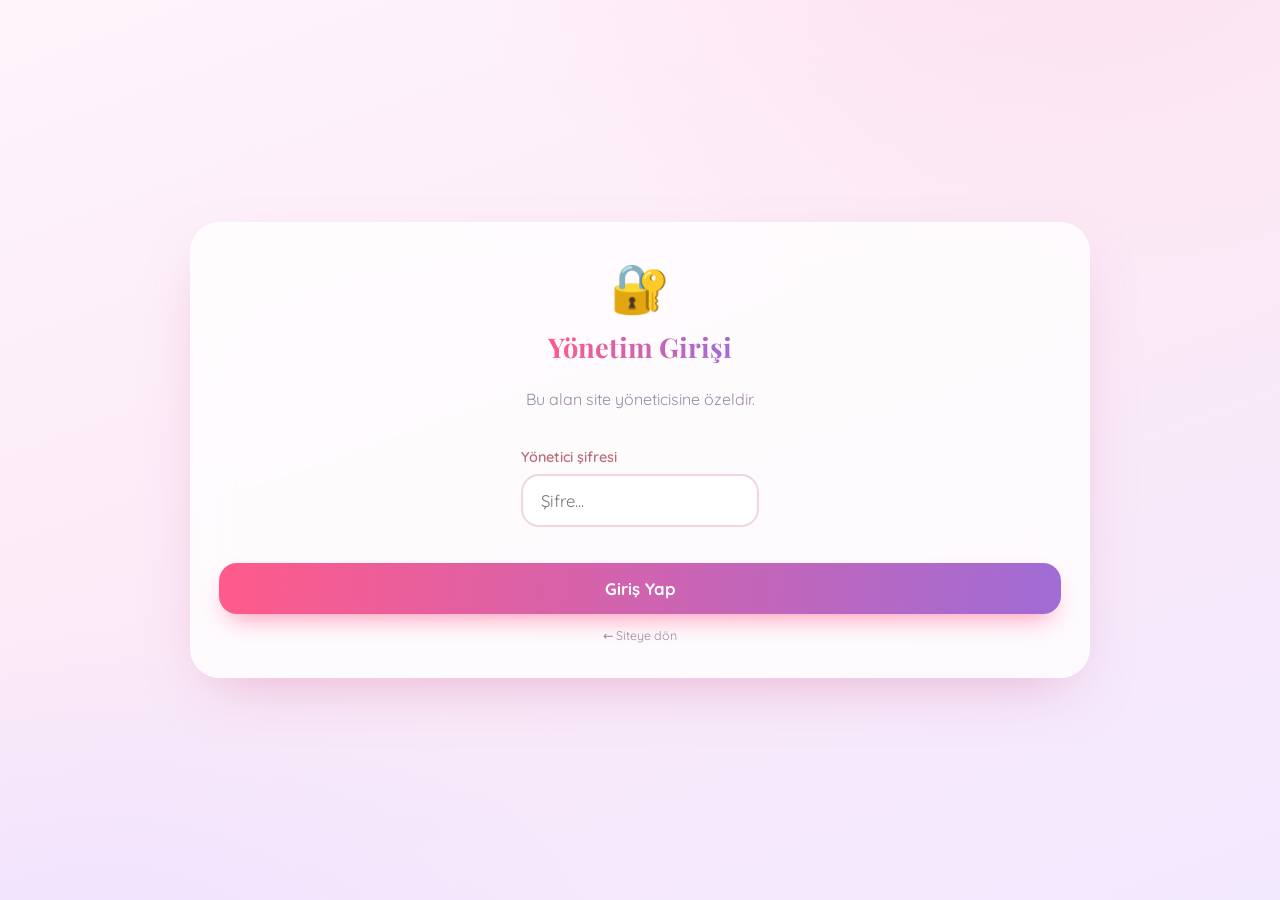
<file: admin.html>
<!DOCTYPE html>
<html lang="tr">
<head>
<meta charset="UTF-8">
<meta name="viewport" content="width=device-width, initial-scale=1.0">
<title>Sanal Fal · Yönetim</title>
<link rel="preconnect" href="https://fonts.googleapis.com">
<link rel="preconnect" href="https://fonts.gstatic.com" crossorigin>
<link href="https://fonts.googleapis.com/css2?family=Playfair+Display:wght@600;700&family=Quicksand:wght@400;500;600;700&display=swap" rel="stylesheet">
<link rel="stylesheet" href="style.css">
<link rel="icon" href="data:image/svg+xml,%3Csvg xmlns='http://www.w3.org/2000/svg' viewBox='0 0 100 100'%3E%3Ctext y='.9em' font-size='90'%3E🔐%3C/text%3E%3C/svg%3E">
</head>
<body>
  <main class="app admin-wrap">

    <!-- ŞİFRE KAPISI -->
    <section class="screen active" id="screen-lock">
      <div class="card center">
        <div class="brand-emoji">🔐</div>
        <h1 class="title sm">Yönetim Girişi</h1>
        <p class="lead">Bu alan site yöneticisine özeldir.</p>
        <div class="field">
          <label for="pwInput">Yönetici şifresi</label>
          <input id="pwInput" type="password" autocomplete="off" placeholder="Şifre...">
          <p class="hint" id="pwHint" hidden>Hatalı şifre.</p>
        </div>
        <button class="btn-primary" id="btnLogin">Giriş Yap</button>
        <a class="link-soft" href="index.html">← Siteye dön</a>
      </div>
    </section>

    <!-- PANEL -->
    <section class="screen" id="screen-panel">
      <div class="card">
        <div class="admin-top">
          <div>
            <h1 class="title sm">Yönetim Paneli</h1>
            <p class="lead" style="margin-top:2px">Sanal Fal · kontrol merkezi</p>
          </div>
          <div style="display:flex;gap:10px;flex-wrap:wrap;align-items:center">
            <a class="link-soft" href="index.html">Çıkış</a>
          </div>
        </div>

        <div class="tabs">
          <button class="tab active" data-tab="katilimcilar">Katılımcılar</button>
          <button class="tab" data-tab="sonuc">Fal Sonucu</button>
        </div>

        <!-- Sekme: Katılımcılar -->
        <div class="tab-pane active" id="tab-katilimcilar">
          <div style="display:flex;gap:10px;flex-wrap:wrap;align-items:center;margin-bottom:12px">
            <span class="chip" id="countChip">0 kişi</span>
            <button class="btn-ghost" id="btnExport">CSV İndir</button>
            <button class="btn-ghost" id="btnClear">Tümünü Sil</button>
          </div>
          <p class="micro" style="text-align:left;margin:0 0 10px">
            Not: Veriler tarayıcı belleğinde (localStorage) saklanır. Yalnızca katılımcıların giriş yaptığı tarayıcıda açarsanız tüm kayıtları görebilirsiniz.
          </p>
          <div class="table-scroll">
            <table>
              <thead>
                <tr>
                  <th>#</th><th>Ad</th><th>Yaş</th><th>Hobi</th><th>Mevsim</th>
                  <th>İdeal Akşam</th><th>Renk</th><th>Aşk</th><th>Tatil</th>
                  <th>Aradığı</th><th>Mutluluk</th><th>Gelecek</th><th>Tarih</th>
                </tr>
              </thead>
              <tbody id="tbody"></tbody>
            </table>
          </div>
        </div>

        <!-- Sekme: Fal Sonucu -->
        <div class="tab-pane" id="tab-sonuc">
          <p class="lead" style="text-align:left;margin:4px 0 14px">
            Buraya yazdığın metin, kullanıcıların falında çıkar. Boş bıraktığın alanlar varsayılan şablona döner — yani sadece doldurduğun kısımlar değişir.
          </p>
          <div class="field" style="text-align:left">
            <label for="resPerson">Sizi bekleyen kişi (açıklama)</label>
            <textarea id="resPerson" rows="3" placeholder="örn. Uzun boylu, esmer, gözlüklü, sayısalcı..."></textarea>
          </div>
          <div class="field" style="text-align:left">
            <label for="resWants">Senden istediği</label>
            <input id="resWants" type="text" placeholder="örn. Senden bir şey büyük istiyor...">
          </div>
          <div class="field" style="text-align:left">
            <label>Kısa notlar (1-5; boş bıraktığını atlar)</label>
            <textarea id="resNote1" rows="2" placeholder="1. not"></textarea>
            <textarea id="resNote2" rows="2" placeholder="2. not"></textarea>
            <textarea id="resNote3" rows="2" placeholder="3. not"></textarea>
            <textarea id="resNote4" rows="2" placeholder="4. not"></textarea>
            <textarea id="resNote5" rows="2" placeholder="5. not"></textarea>
          </div>
          <p class="hint" id="resStatus" hidden></p>
          <div style="display:flex;gap:10px;flex-wrap:wrap;margin-top:8px">
            <button class="btn-primary" id="btnSaveResult" style="margin-top:0;flex:1;min-width:120px">Kaydet</button>
            <button class="btn-ghost" id="btnResetResult">Varsayılana Dön</button>
          </div>
          <button class="btn-primary" id="btnExportResult" style="margin-top:14px">Kalıcı Yap · result.json indir 📥</button>
          <p class="micro" style="text-align:left;margin-top:10px">
            GitHub'a yüklemek için: Kaydet → "result.json indir" → dosyayı proje klasörüne koy (varsa üstüne yaz) → hepsini GitHub'a yükle. Böylece yazdığın sonuç herkese kalıcı görünür.
          </p>
        </div>
      </div>
    </section>

  </main>
  <script src="admin.js"></script>
</body>
</html>
</file>
<file: style.css>
/* ===== Sanal Fal — Renk & Tipografi ===== */
:root{
  --pink:#ff7aa2;
  --pink-deep:#ff5a8a;
  --rose:#b76e79;
  --lav:#a06cd5;
  --lav-soft:#c8a2c8;
  --cream:#fff7fb;
  --ink:#4a3a4a;
  --muted:#9a8aa0;
  --card:rgba(255,255,255,.78);
  --shadow:0 22px 60px -24px rgba(214,108,158,.5);
}

*{box-sizing:border-box;margin:0;padding:0}
html,body{height:100%}
body{
  font-family:'Quicksand',system-ui,sans-serif;
  color:var(--ink);
  background:
    radial-gradient(1100px 760px at 82% -12%, #fde0ee 0%, transparent 55%),
    radial-gradient(980px 680px at 8% 112%, #efe1ff 0%, transparent 55%),
    linear-gradient(160deg,#fff5fb 0%,#fbeaf7 50%,#f3e9ff 100%);
  background-attachment:fixed;
  min-height:100vh;
  display:flex;
  align-items:center;
  justify-content:center;
  padding:20px;
  overflow-x:hidden;
}

/* Arka plan: yumuşak parlayan küreler (bokeh) */
.bg-layer{position:fixed;inset:0;z-index:0;pointer-events:none;overflow:hidden}
.bg-orb{
  position:absolute;bottom:-120px;border-radius:50%;
  background:radial-gradient(circle at 35% 35%, rgba(255,255,255,.95), rgba(255,160,196,.55) 42%, rgba(176,120,220,.28) 68%, transparent 74%);
  filter:blur(6px);
  opacity:0;
  animation:drift linear infinite;
}
@keyframes drift{
  0%{transform:translate(0,0) scale(.9);opacity:0}
  12%{opacity:.5}
  85%{opacity:.4}
  100%{transform:translate(22px,-115vh) scale(1.18);opacity:0}
}

.app{position:relative;z-index:1;width:100%;max-width:480px}

/* ===== Kart & Ekranlar ===== */
.screen{display:none;animation:fade .55s ease}
.screen.active{display:block}
@keyframes fade{from{opacity:0;transform:translateY(14px)}to{opacity:1;transform:none}}

.card{
  background:var(--card);
  backdrop-filter:blur(18px);
  -webkit-backdrop-filter:blur(18px);
  border:1px solid rgba(255,255,255,.7);
  border-radius:30px;
  padding:34px 28px;
  box-shadow:var(--shadow), inset 0 1px 0 rgba(255,255,255,.8);
  text-align:center;
}
.card.center{display:flex;flex-direction:column;align-items:center;gap:14px}

/* ===== Tipografi ===== */
.title{
  font-family:'Playfair Display',serif;
  font-weight:700;
  font-size:2.4rem;
  line-height:1.1;
  background:linear-gradient(95deg,var(--pink-deep),var(--lav));
  -webkit-background-clip:text;background-clip:text;color:transparent;
}
.title.sm{font-size:1.7rem}
.script-sub{
  font-family:'Dancing Script',cursive;
  color:var(--rose);
  font-size:1.5rem;
  margin-top:-6px;
  letter-spacing:.5px;
}
.center{text-align:center}
.lead{color:var(--muted);font-size:1rem;line-height:1.6;margin-top:10px}
.micro{color:var(--muted);font-size:.75rem;margin-top:16px;opacity:.8}
.hint{color:var(--pink-deep);font-size:.85rem;margin-top:6px;font-weight:600}
.brand-emoji{font-size:3rem;margin-bottom:2px;animation:beat 2.2s ease infinite}
@keyframes beat{0%,100%{transform:scale(1)}10%{transform:scale(1.18)}}

/* ===== Form ===== */
.field{margin-top:22px;text-align:left}
.field label{display:block;font-weight:600;font-size:.9rem;margin-bottom:8px;color:var(--rose)}
.field input{
  width:100%;padding:14px 18px;border:2px solid #f0d6e4;border-radius:18px;
  font-family:inherit;font-size:1.05rem;color:var(--ink);background:#fff;outline:none;
  transition:.2s;
}
.field input:focus{border-color:var(--pink);box-shadow:0 0 0 4px rgba(255,122,162,.18)}

/* ===== Butonlar ===== */
.btn-primary{
  margin-top:22px;width:100%;
  padding:15px 22px;border:none;border-radius:18px;cursor:pointer;
  font-family:inherit;font-weight:700;font-size:1.05rem;color:#fff;
  background:linear-gradient(95deg,var(--pink-deep),var(--lav));
  box-shadow:0 12px 26px -10px rgba(255,90,138,.7);
  transition:transform .18s,box-shadow .18s,filter .18s;
}
.btn-primary:hover{transform:translateY(-2px);filter:brightness(1.05);box-shadow:0 18px 32px -12px rgba(255,90,138,.8)}
.btn-primary:active{transform:translateY(0)}
.btn-ghost{
  background:transparent;border:2px solid #f0d6e4;color:var(--rose);
  padding:12px 20px;border-radius:16px;cursor:pointer;font-family:inherit;font-weight:600;font-size:.95rem;
  transition:.18s;
}
.btn-ghost:hover{background:#fff0f6;border-color:var(--pink)}

/* ===== Sorular ===== */
.progress-row{display:flex;justify-content:space-between;align-items:center;margin-bottom:10px}
.q-counter{font-weight:700;color:var(--rose);font-size:.9rem}
.q-skip{font-size:.8rem;color:var(--muted);cursor:pointer;text-decoration:underline}
.progress{height:9px;background:#f3dde8;border-radius:99px;overflow:hidden}
.progress.slim{height:7px;width:100%;max-width:300px;margin-top:6px}
.progress-bar{height:100%;width:0%;border-radius:99px;background:linear-gradient(90deg,var(--pink-deep),var(--lav));transition:width .4s ease}

.q-title{font-family:'Playfair Display',serif;font-size:1.45rem;margin:20px 0 14px;color:var(--ink)}
.q-options{display:flex;flex-direction:column;gap:10px;text-align:left}
.q-options button{
  padding:14px 18px;border:2px solid #f0d6e4;background:#fff;border-radius:18px;cursor:pointer;
  font-family:inherit;font-size:1rem;color:var(--ink);text-align:left;transition:.18s;
}
.q-options button:hover{border-color:var(--pink);background:#fff5fa;transform:translateX(3px)}
.q-options button.sel{border-color:var(--pink-deep);background:linear-gradient(95deg,#fff0f6,#f6e7ff);color:var(--pink-deep);font-weight:600}

.q-nav{display:flex;justify-content:space-between;margin-top:22px;gap:12px}
.q-nav .btn-primary,.q-nav .btn-ghost{margin-top:0;width:auto;flex:1}

/* ===== Analiz ===== */
.orb{
  width:120px;height:120px;border-radius:50%;margin:6px auto 14px;
  background:radial-gradient(circle at 35% 30%,#fff,#ffd9e8 40%,#e3c6f5 70%,#c79be8);
  display:flex;align-items:center;justify-content:center;
  box-shadow:0 0 0 8px rgba(255,122,162,.12),0 0 40px rgba(160,108,213,.4);
  animation:spin 3.5s linear infinite,glow 2s ease-in-out infinite alternate;
}
.orb-inner{width:46px;height:46px;border-radius:50%;background:radial-gradient(circle,#fff,#ffb7d2);box-shadow:0 0 18px #fff inset;animation:beat 1.6s ease infinite}
@keyframes spin{to{transform:rotate(360deg)}}
@keyframes glow{to{box-shadow:0 0 0 14px rgba(255,122,162,.06),0 0 60px rgba(160,108,213,.55)}}
.percent{font-family:'Playfair Display',serif;font-size:1.2rem;color:var(--rose);font-weight:600}

/* ===== Sizi bekleyen kişi ===== */
.person-silhouette{font-size:4rem;margin:4px 0}
.person-text{font-size:1.05rem;line-height:1.7;color:var(--ink);margin:14px 0;text-align:left;background:#fff5fa;padding:16px 18px;border-radius:18px;border:1px solid #f3dde8}
.person-wants{font-size:.98rem;color:var(--muted);margin-bottom:4px}
.person-wants .label{color:var(--rose);font-weight:700}

/* ===== Notlar ===== */
.note-stage{min-height:140px;display:flex;flex-direction:column;justify-content:center;align-items:center;gap:10px;margin:8px 0}
.note-num{font-family:'Playfair Display',serif;color:var(--rose);font-weight:600}
.note-text{font-family:'Dancing Script',cursive;font-size:1.85rem;line-height:1.35;color:var(--ink);max-width:320px}
.note-text.in{animation:noteIn .6s cubic-bezier(.2,.9,.3,1.2)}
@keyframes noteIn{from{opacity:0;transform:translateY(20px) scale(.94)}to{opacity:1;transform:none}}
.dots{display:flex;gap:9px;margin:6px 0 4px}
.dots i{width:9px;height:9px;border-radius:50%;background:#f0d6e4;transition:.25s}
.dots i.on{background:linear-gradient(95deg,var(--pink-deep),var(--lav));transform:scale(1.25)}

/* ===== Bitiş ===== */
.confetti{font-size:3rem}
.end-actions{display:flex;flex-direction:column;gap:10px;width:100%;margin-top:8px}
.end-actions .btn-primary{margin-top:0}

/* ===== Admin ===== */
.admin-wrap{max-width:900px}
table{width:100%;border-collapse:collapse;font-size:.86rem}
thead th{position:sticky;top:0;background:#fff;color:var(--rose);font-weight:700;text-align:left;padding:12px;border-bottom:2px solid #f0d6e4;white-space:nowrap}
tbody td{padding:11px 12px;border-bottom:1px solid #f6e7ff;text-align:left;vertical-align:top}
tbody tr:hover{background:#fff5fa}
.no-data{text-align:center;padding:40px;color:var(--muted)}
.admin-top{display:flex;justify-content:space-between;align-items:center;flex-wrap:wrap;gap:12px;margin-bottom:16px}
.chip{display:inline-block;background:#f6e7ff;color:var(--lav);font-weight:700;padding:6px 14px;border-radius:99px;font-size:.85rem}
.table-scroll{overflow:auto;border-radius:18px;background:#fff;border:1px solid #f0d6e4;max-height:65vh}
input.pw{margin-top:8px}
.top-bar{position:fixed;top:14px;right:18px;z-index:2}
.link-soft{color:var(--muted);font-size:.78rem;text-decoration:none}
.link-soft:hover{color:var(--rose)}

/* Gizli admin köşe linki */
.admin-link{
  position:fixed;bottom:12px;right:16px;z-index:6;
  font-size:1rem;line-height:1;color:var(--rose);opacity:.2;
  text-decoration:none;cursor:pointer;user-select:none;
  transition:opacity .2s,transform .2s;
}
.admin-link:hover{opacity:.75;transform:scale(1.12)}

/* ===== Admin sekmeleri & textarea ===== */
.tabs{display:flex;gap:8px;margin:14px 0 4px;border-bottom:2px solid #f0d6e4}
.tab{background:none;border:none;cursor:pointer;font-family:inherit;font-weight:700;font-size:.95rem;color:var(--muted);padding:10px 18px;border-bottom:3px solid transparent;margin-bottom:-2px;transition:.2s}
.tab:hover{color:var(--rose)}
.tab.active{color:var(--pink-deep);border-bottom-color:var(--pink-deep)}
.tab-pane{display:none;padding-top:10px}
.tab-pane.active{display:block;animation:fade .35s ease}
textarea{width:100%;padding:12px 14px;border:2px solid #f0d6e4;border-radius:16px;font-family:inherit;font-size:.95rem;color:var(--ink);background:#fff;outline:none;resize:vertical;margin-top:6px;transition:.2s}
textarea:focus{border-color:var(--pink);box-shadow:0 0 0 4px rgba(255,122,162,.15)}
.field textarea+textarea{margin-top:8px}

@media(max-width:560px){
  .title{font-size:2rem}
  .card{padding:26px 20px}
  .note-text{font-size:1.6rem}
}
</file>
